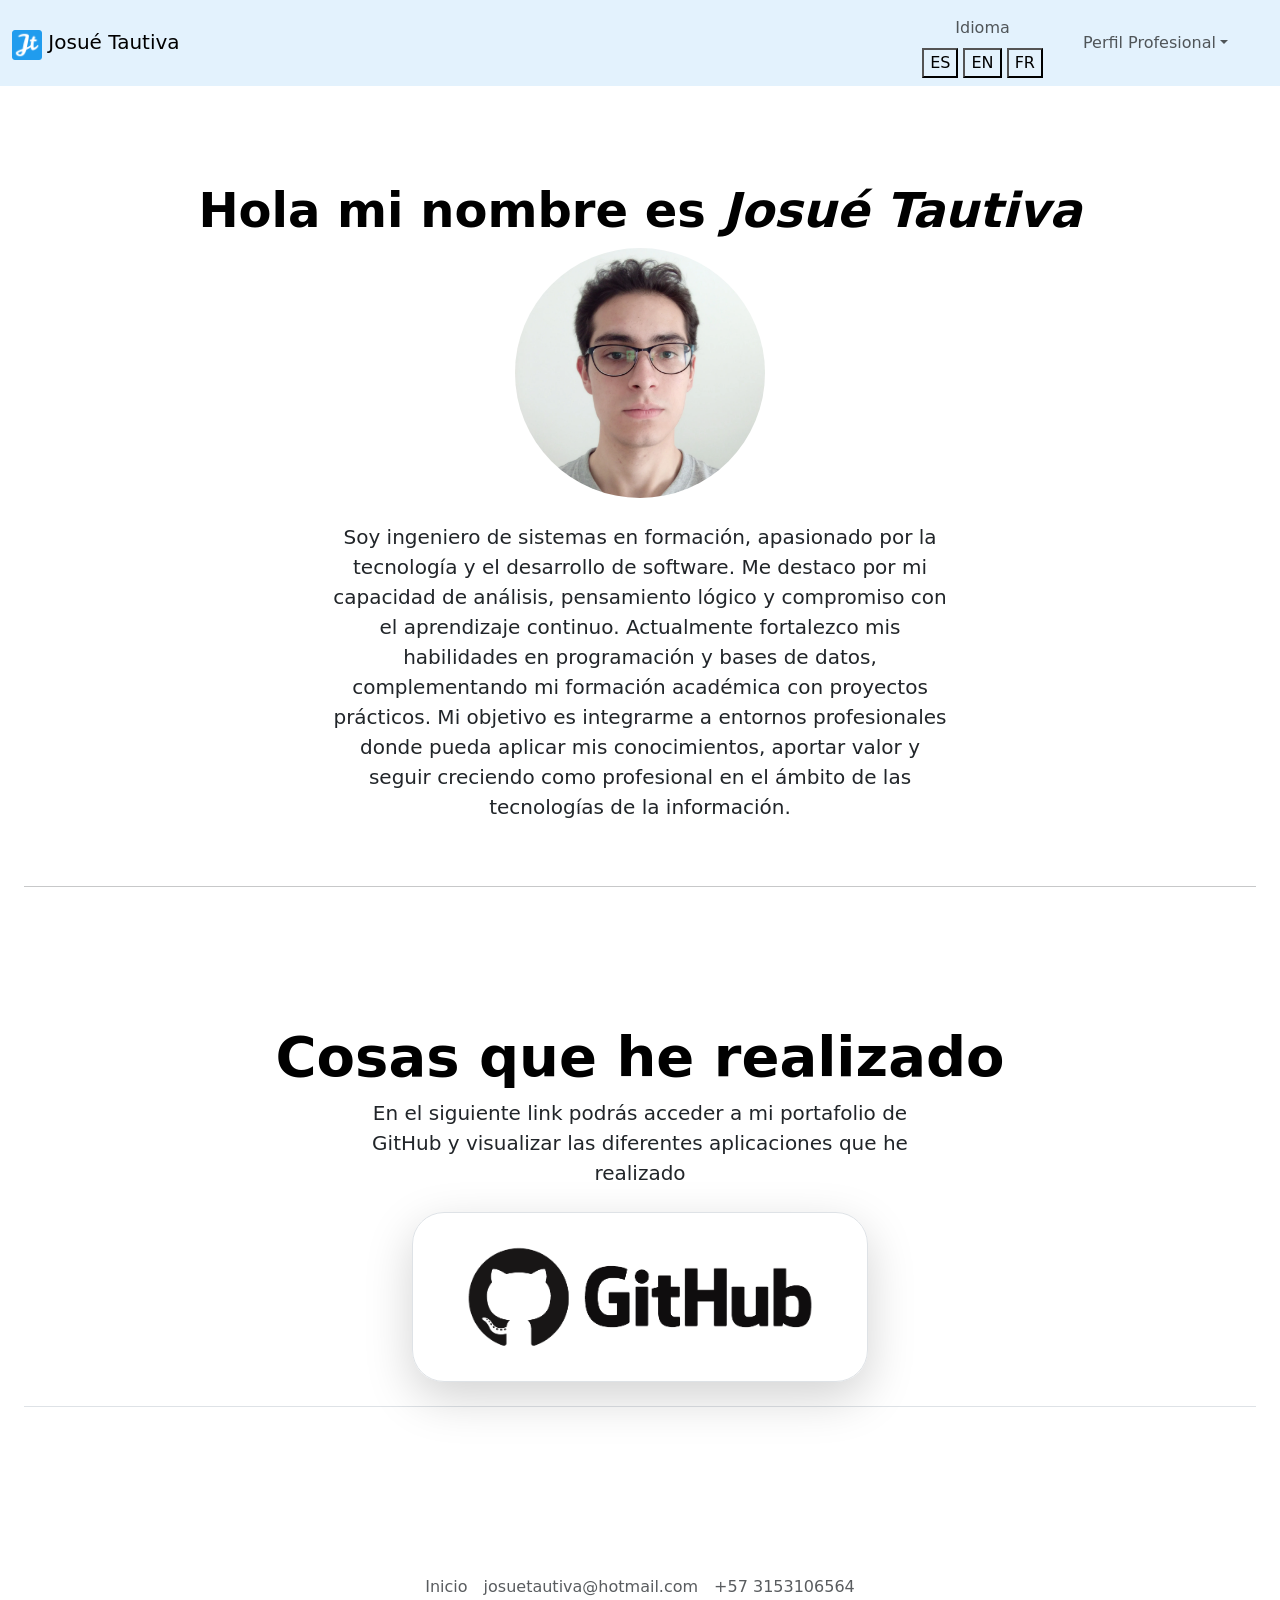
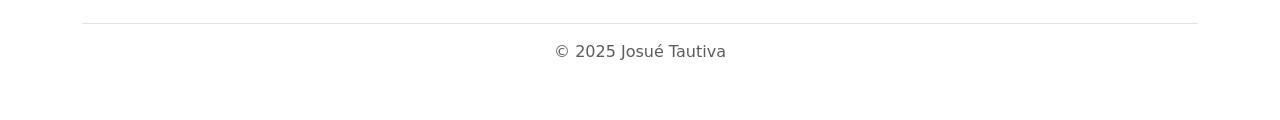
<file: index.html>
<!DOCTYPE html>
<html>

<head>
    <meta charset="UTF-8" />
    <link href="https://cdn.jsdelivr.net/npm/bootstrap@5.3.6/dist/css/bootstrap.min.css" rel="stylesheet"
        integrity="sha384-4Q6Gf2aSP4eDXB8Miphtr37CMZZQ5oXLH2yaXMJ2w8e2ZtHTl7GptT4jmndRuHDT" crossorigin="anonymous">
    <link rel="stylesheet" href="css/index.css">
    <link rel="apple-touch-icon" sizes="180x180" href="imgs/favicon/apple-touch-icon.png">
    <link rel="icon" type="image/png" sizes="32x32" href="imgs/favicon/favicon-32x32.png">
    <link rel="icon" type="image/png" sizes="16x16" href="imgs/favicon/favicon-16x16.png">
    <title>Perfil</title>
</head>

<body>


    <nav class="navbar navbar-expand-sm" style="background-color: #e3f2fd;" data-bs-theme="light">
        <div class="container-fluid">


            <a class="navbar-brand" href="index.html">
                <img src="imgs/favicon/favicon-32x32.png" alt="Logo" width="30" height="30"
                    class="d-inline-block align-text-top">
                Josué Tautiva
            </a>

            <div class="navbar-collapse collapse">
                <ul class="navbar-nav ms-auto mb-2 mb-sm-0">
                    <li class="nav-item languages">
                        <a class="nav-link" data-section="navbar" data-value="lang">Idioma</a>
                        <div>
                            <button class="lang-button" data-language="es">ES</button>
                            <button class="lang-button" data-language="en">EN</button>
                            <button class="lang-button" data-language="fr">FR</button>
                        </div>
                    </li>
                    <li class="nav-item dropdown" id="profile">
                        <a class="nav-link dropdown-toggle" href="#" data-bs-toggle="dropdown" aria-expanded="false"
                            data-section="navbar" data-value="profile">Perfil Profesional</a>
                        <ul class="dropdown-menu">
                            <li><a class="dropdown-item" href="hv.html">hoja de vida (es)</a></li>
                            <li><a class="dropdown-item" href="resume.html">resume (en)</a></li>
                            <li><a class="dropdown-item" href="cv.html">curiculum vitae (eu/fr)</a></li>
                        </ul>
                    </li>
                </ul>
            </div>
        </div>
    </nav>

    <div class="px-4 py-5 my-5 text-center">

        <div>
            <h2 class="display-5 fw-bold text-body-emphasis" data-section="opening" data-value="salutation">Hola mi
                nombre es <i>Josué Tautiva</i></h2>
            <div class="d-block mx-auto mb-4"><img class="rounded-circle" src="imgs/perfil_cara.png" alt="inicio"
                    width="250" height="250"></div>
        </div>


        <div class="col-lg-6 mx-auto">
            <p class="lead mb-4" data-section="opening" data-value="about-me">Soy ingeniero de sistemas en formación,
                apasionado por la tecnología y el desarrollo de
                software. Me destaco por mi capacidad de análisis, pensamiento lógico y compromiso con el aprendizaje
                continuo. Actualmente fortalezco mis habilidades en programación y bases de datos, complementando mi
                formación académica con proyectos prácticos. Mi objetivo es integrarme a entornos profesionales donde
                pueda aplicar mis conocimientos, aportar valor y seguir creciendo como profesional en el ámbito de las
                tecnologías de la información.</p>
        </div>

        <br>

        <hr class="hr">
        </hr>

        <br>

        <div class="px-4 pt-5 my-5 text-center border-bottom">
            <h2 class="display-4 fw-bold text-body-emphasis" data-section="experience" data-value="title">Cosas que he
                realizado</h2>
            <div class="col-lg-6 mx-auto">
                <p class="lead mb-4" data-section="experience" data-value="description">En el siguiente link podrás
                    acceder a mi portafolio de GitHub y visualizar las
                    diferentes aplicaciones que he realizado</p>
            </div>
            <a href=""> <img class="img-fluid border rounded-5 shadow-lg mb-4" id="githubImage" src="imgs/github.png"
                    alt="perfil"></a>
        </div>
    </div>
    <script src="https://cdn.jsdelivr.net/npm/bootstrap@5.3.6/dist/js/bootstrap.bundle.min.js"
        integrity="sha384-j1CDi7MgGQ12Z7Qab0qlWQ/Qqz24Gc6BM0thvEMVjHnfYGF0rmFCozFSxQBxwHKO"
        crossorigin="anonymous"></script>
    <script src="http://ajax.googleapis.com/ajax/libs/jquery/1.11.1/jquery.min.js"></script>
    <script src="js/main.js"></script>

</body>

<div class="container">
    <footer class="py-3 my-4">
        <ul class="nav justify-content-center border-bottom pb-3 mb-3">
            <li class="nav-item"><a href="index.html" class="nav-link px-2 text-body-secondary">Inicio</a></li>
            <li class="nav-item nav-link px-2 text-body-secondary">josuetautiva@hotmail.com</li>
            <li class="nav-item nav-link px-2 text-body-secondary">+57 3153106564</li>
        </ul>
        <p class="text-center text-body-secondary">© 2025 Josué Tautiva</p>
    </footer>
</div>

</html>
</file>
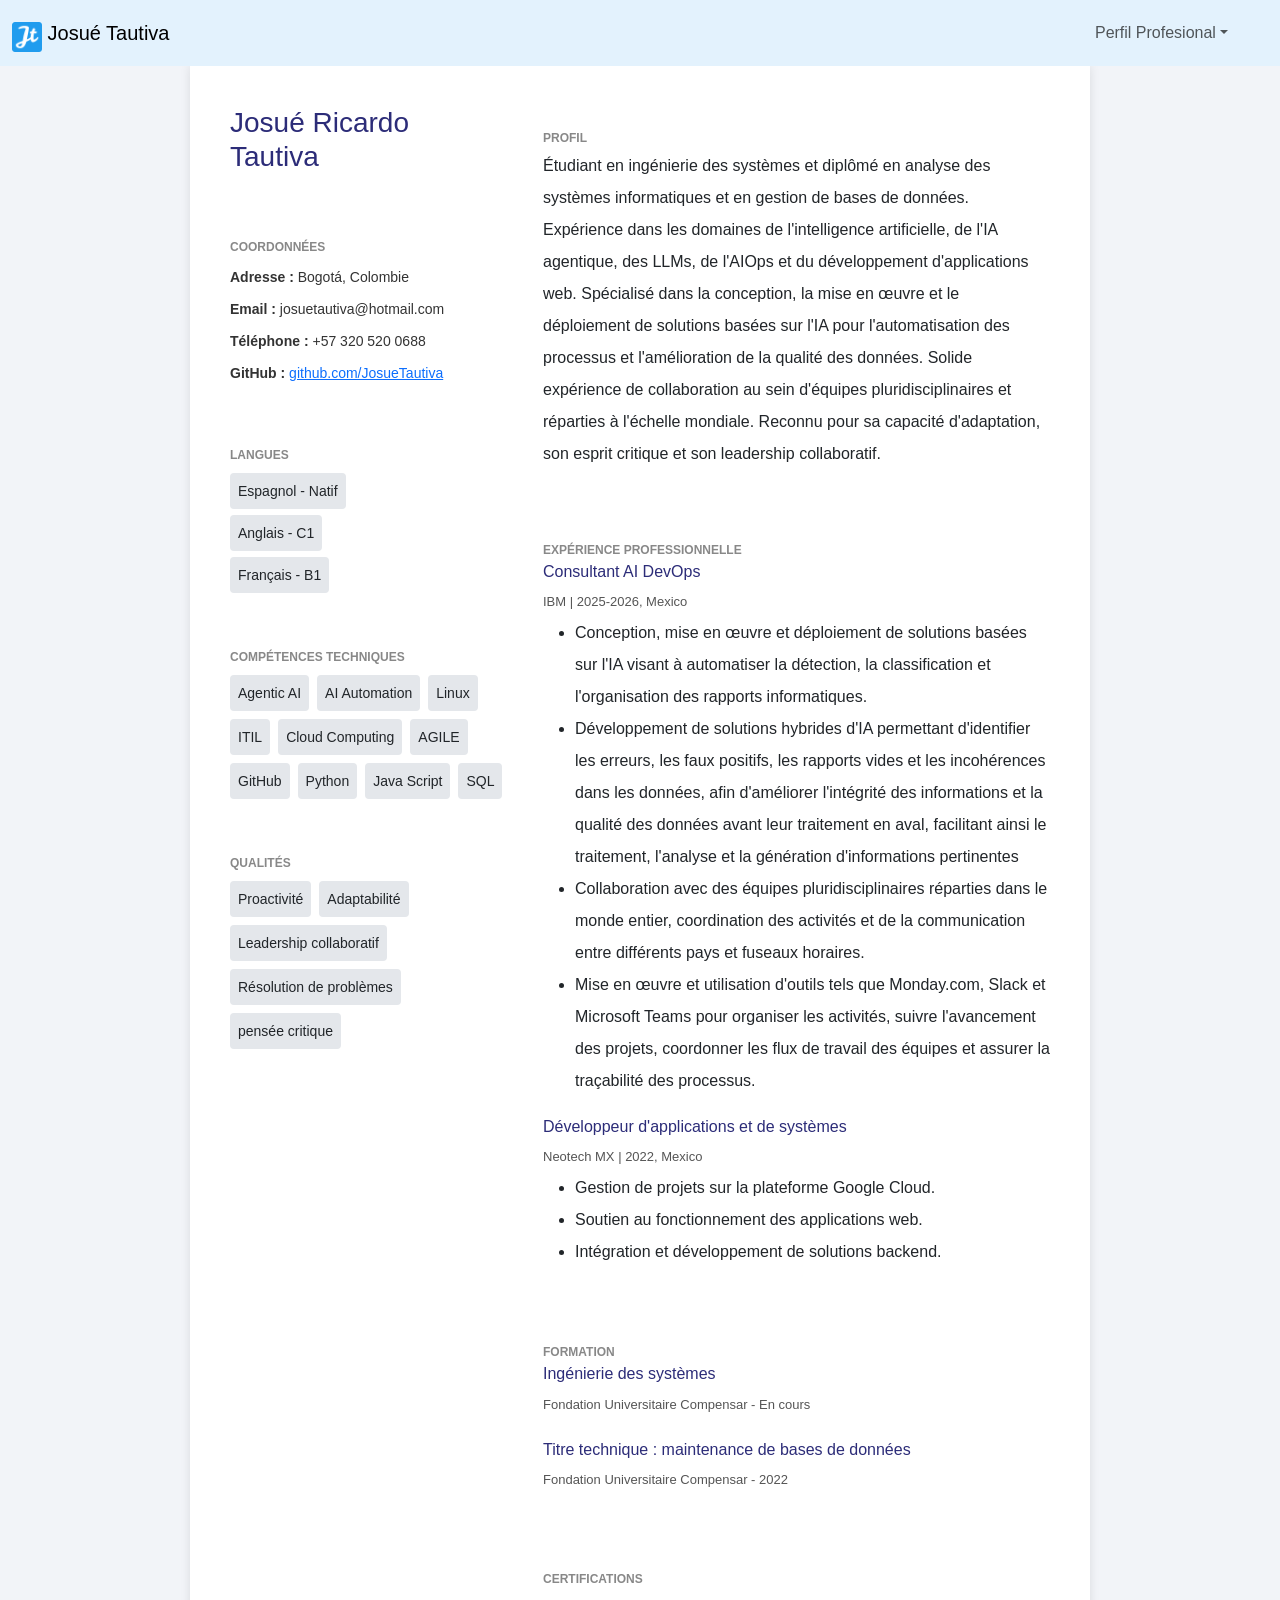
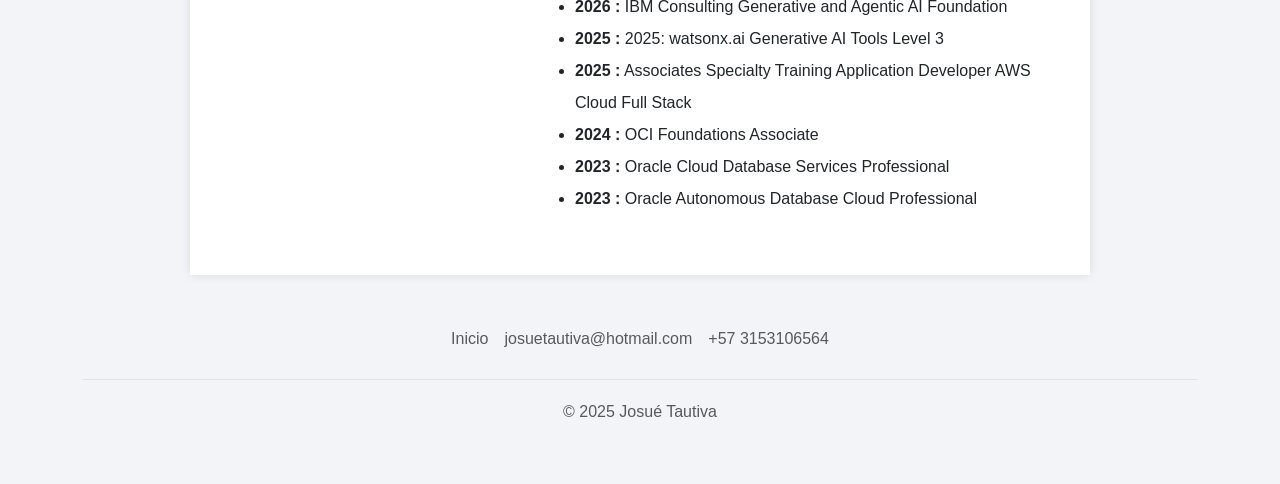
<file: cv.html>
<!DOCTYPE html>
<html>

<head>
    <meta charset="UTF-8" />
    <link href="https://cdn.jsdelivr.net/npm/bootstrap@5.3.6/dist/css/bootstrap.min.css" rel="stylesheet"
        integrity="sha384-4Q6Gf2aSP4eDXB8Miphtr37CMZZQ5oXLH2yaXMJ2w8e2ZtHTl7GptT4jmndRuHDT" crossorigin="anonymous">
    <link rel="stylesheet" href="css/index.css">
    <link rel="stylesheet" href="css/cv.css">
    <link rel="apple-touch-icon" sizes="180x180" href="imgs/favicon/apple-touch-icon.png">
    <link rel="icon" type="image/png" sizes="32x32" href="imgs/favicon/favicon-32x32.png">
    <link rel="icon" type="image/png" sizes="16x16" href="imgs/favicon/favicon-16x16.png">
    <title>Curriculum Vitae - Josué Ricardo Tautiva</title>

</head>

<body>


    <nav class="navbar navbar-expand-sm" style="background-color: #e3f2fd;" data-bs-theme="light">
        <div class="container-fluid">


            <a class="navbar-brand" href="index.html">
                <img src="imgs/favicon/favicon-32x32.png" alt="Logo" width="30" height="30"
                    class="d-inline-block align-text-top">
                Josué Tautiva
            </a>

            <div class="navbar-collapse collapse">
                <ul class="navbar-nav ms-auto mb-2 mb-sm-0">

                    <li class="nav-item dropdown" id="profile">
                        <a class="nav-link dropdown-toggle" href="#" data-bs-toggle="dropdown" aria-expanded="false"
                            data-section="navbar" data-value="profile">Perfil Profesional</a>
                        <ul class="dropdown-menu">
                            <li><a class="dropdown-item" href="hv.html">hoja de vida (es)</a></li>
                            <li><a class="dropdown-item" href="resume.html">resume (en)</a></li>
                            <li><a class="dropdown-item" href="cv.html">curiculum vitae (eu/fr)</a></li>
                        </ul>
                </ul>
            </div>
        </div>
    </nav>



    <div class="cv-container">
        <!-- Colonne gauche -->
        <div class="left">
            <h1>Josué Ricardo Tautiva</h1>
            
            <br>

            <div class="label">Coordonnées</div>
            <div class="info">
                <p><strong>Adresse :</strong> Bogotá, Colombie</p>
                <p><strong>Email :</strong> josuetautiva@hotmail.com</p>
                <p><strong>Téléphone :</strong> +57 320 520 0688</p>
                <p><strong>GitHub :</strong> <a href="https://github.com/JosueTautiva">github.com/JosueTautiva</a></p>
                <br>
            </div>

            <div class="label">Langues</div>
            <div class="langs">
                <span>Espagnol - Natif</span>
            </div>
            <div class="langs"> 
                <span>Anglais - C1</span>
            </div>
            <div class="langs"> 
                <span>Français - B1</span>
            </div>

            <br>

            <div class="label">Compétences techniques</div>
            <div class="competences">
                <span>Agentic AI</span><span>AI Automation</span><span>Linux</span><span>ITIL</span>
                <span>Cloud Computing</span><span>AGILE</span><span>GitHub</span><span>Python</span><span>Java Script</span><span>SQL</span>
            </div>

            <br>

            <div class="label">Qualités</div>
            <div class="skills">
                <span>Proactivité</span><span>Adaptabilité</span><span>Leadership
                    collaboratif</span><span>Résolution de problèmes</span><span>pensée critique</span>
            </div>
        </div>

        <!-- Colonne droite -->
        <div class="right">
            <div class="label">Profil</div>
            <p>Étudiant en ingénierie des systèmes et diplômé en analyse des systèmes informatiques et en gestion de bases de données. Expérience dans les domaines de l'intelligence artificielle, de l'IA agentique, des LLMs, de l'AIOps et du développement d'applications web. Spécialisé dans la conception, la mise en œuvre et le déploiement de solutions basées sur l'IA pour l'automatisation des processus et l'amélioration de la qualité des données. Solide expérience de collaboration au sein d'équipes pluridisciplinaires et réparties à l'échelle mondiale. Reconnu pour sa capacité d'adaptation, son esprit critique et son leadership collaboratif.</p>
                <br>

            <div class="label">Expérience professionnelle</div>
             <div class="section">
                <h3>Consultant AI DevOps</h3>
                <small>IBM | 2025-2026, Mexico</small>
                <ul>
                    <li>Conception, mise en œuvre et déploiement de solutions basées sur l'IA visant à automatiser la détection, la classification et l'organisation des rapports informatiques.</li>
                    <li>Développement de solutions hybrides d'IA permettant d'identifier les erreurs, les faux positifs, les rapports vides et les incohérences dans les données, afin d'améliorer l'intégrité des informations et la qualité des données avant leur traitement en aval, facilitant ainsi le traitement, l'analyse et la génération d'informations pertinentes</li>
                    <li>Collaboration avec des équipes pluridisciplinaires réparties dans le monde entier, coordination des activités et de la communication entre différents pays et fuseaux horaires.</li>
                    <li>Mise en œuvre et utilisation d'outils tels que Monday.com, Slack et Microsoft Teams pour organiser les activités, suivre l'avancement des projets, coordonner les flux de travail des équipes et assurer la traçabilité des processus.</li>
                </ul>
            </div>
            <div class="section">
                <h3>Développeur d'applications et de systèmes</h3>
                <small>Neotech MX | 2022, Mexico</small>
                <ul>
                    <li>Gestion de projets sur la plateforme Google Cloud.</li>
                    <li>Soutien au fonctionnement des applications web.</li>
                    <li>Intégration et développement de solutions backend.</li>
                </ul>
            </div>
            <br>
            <div class="label">Formation</div>
            <div class="section">
                <h3>Ingénierie des systèmes</h3>
                <small>Fondation Universitaire Compensar - En cours</small>
            </div>
            <div class="section">
                <h3>Titre technique : maintenance de bases de données</h3>
                <small>Fondation Universitaire Compensar - 2022</small>
            </div>
            <br>
            <div class="label">Certifications</div>
            <div class="section">
                <ul>
                    <li><strong>2026 :</strong> IBM Consulting Generative and Agentic AI Foundation</li>
                    <li><strong>2025 :</strong> 2025: watsonx.ai Generative AI Tools Level 3</li>
                    <li><strong>2025 :</strong> Associates Specialty Training Application Developer AWS Cloud Full Stack</li>
                    <li><strong>2024 :</strong> OCI Foundations Associate</li>
                    <li><strong>2023 :</strong> Oracle Cloud Database Services Professional</li>
                    <li><strong>2023 :</strong> Oracle Autonomous Database Cloud Professional</li>
                </ul>
            </div>
        </div>
    </div>

</body>

</html>



<script src="https://cdn.jsdelivr.net/npm/bootstrap@5.3.6/dist/js/bootstrap.bundle.min.js"
    integrity="sha384-j1CDi7MgGQ12Z7Qab0qlWQ/Qqz24Gc6BM0thvEMVjHnfYGF0rmFCozFSxQBxwHKO"
    crossorigin="anonymous"></script>
</body>

<div class="container">
    <footer class="py-3 my-4">
        <ul class="nav justify-content-center border-bottom pb-3 mb-3">
            <li class="nav-item"><a href="index.html" class="nav-link px-2 text-body-secondary">Inicio</a></li>
            <li class="nav-item nav-link px-2 text-body-secondary">josuetautiva@hotmail.com</li>
            <li class="nav-item nav-link px-2 text-body-secondary">+57 3153106564</li>
        </ul>
        <p class="text-center text-body-secondary">© 2025 Josué Tautiva</p>
    </footer>
</div>

</html>
</file>
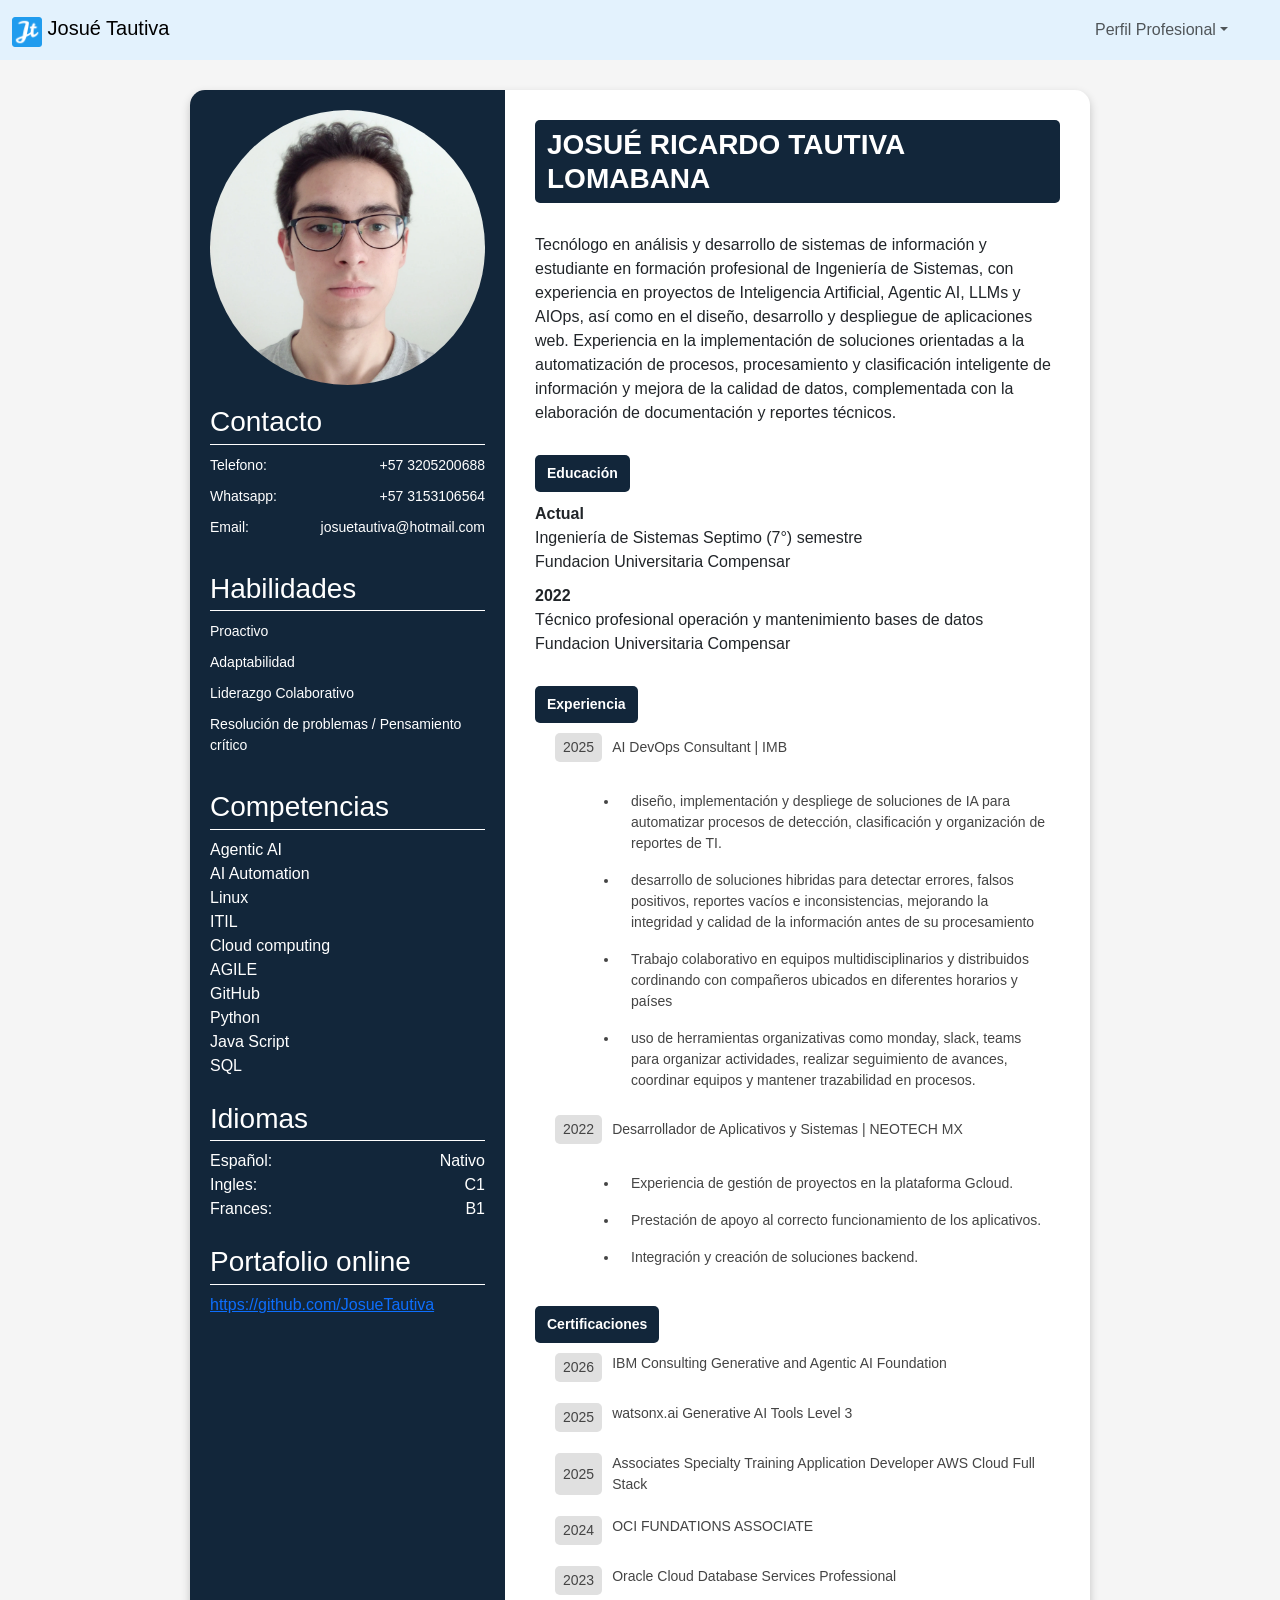
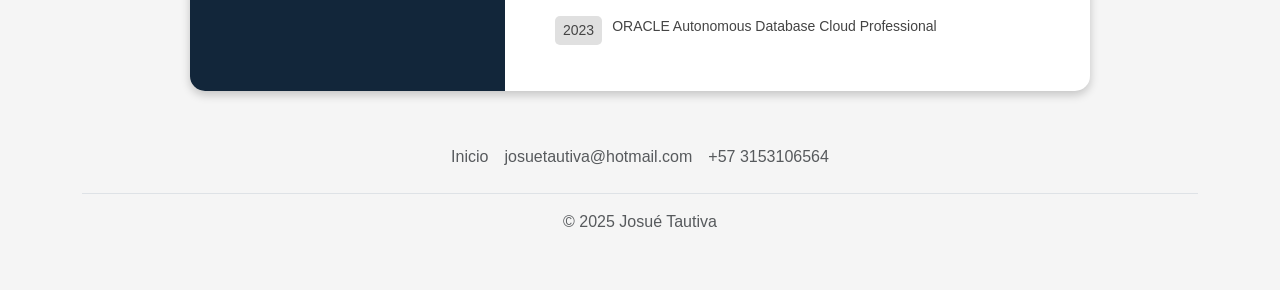
<file: hv.html>
<!DOCTYPE html>
<html>

<head>
    <meta charset="UTF-8" />
    <link href="https://cdn.jsdelivr.net/npm/bootstrap@5.3.6/dist/css/bootstrap.min.css" rel="stylesheet"
        integrity="sha384-4Q6Gf2aSP4eDXB8Miphtr37CMZZQ5oXLH2yaXMJ2w8e2ZtHTl7GptT4jmndRuHDT" crossorigin="anonymous">
    <link rel="stylesheet" href="css/index.css">
    <link rel="apple-touch-icon" sizes="180x180" href="imgs/favicon/apple-touch-icon.png">
    <link rel="icon" type="image/png" sizes="32x32" href="imgs/favicon/favicon-32x32.png">
    <link rel="icon" type="image/png" sizes="16x16" href="imgs/favicon/favicon-16x16.png">
    <title>Hoja de Vida - Josué Ricardo Tautiva</title>

</head>

<body>


    <nav class="navbar navbar-expand-sm" style="background-color: #e3f2fd;" data-bs-theme="light">
        <div class="container-fluid">


            <a class="navbar-brand" href="index.html">
                <img src="imgs/favicon/favicon-32x32.png" alt="Logo" width="30" height="30"
                    class="d-inline-block align-text-top">
                Josué Tautiva
            </a>

            <div class="navbar-collapse collapse">
                <ul class="navbar-nav ms-auto mb-2 mb-sm-0">

                    <li class="nav-item dropdown" id="profile">
                        <a class="nav-link dropdown-toggle" href="#" data-bs-toggle="dropdown" aria-expanded="false"
                            data-section="navbar" data-value="profile">Perfil Profesional</a>
                        <ul class="dropdown-menu">
                            <li><a class="dropdown-item" href="hv.html">hoja de vida (es)</a></li>
                            <li><a class="dropdown-item" href="resume.html">resume (en)</a></li>
                            <li><a class="dropdown-item" href="cv.html">curiculum vitae (eu/fr)</a></li>
                        </ul>
                </ul>
            </div>
        </div>
    </nav>

    <link rel="stylesheet" href="css/hv.css">



    <div class="cv-container">
        <!-- LADO IZQUIERDO -->
        <div class="left-panel">
            <img class="rounded-circle" src="imgs/perfil_cara.png" alt="foto">

            <div class="contact-section">
                <h3>Contacto</h3>

                <div class="contact-item">
                    <div>Telefono:</div>
                    <div>+57 3205200688</div>
                </div>

                <div class="contact-item">
                    <div>Whatsapp:</div>
                    <div>+57 3153106564</div>

                </div>
                <div class="contact-item">
                    <div>Email:</div>
                    <div>josuetautiva@hotmail.com</div>
                </div>
            </div>
            <br>

            <div class="skills-section">
                <h3>Habilidades</h3>
                <div class="skill-item">Proactivo </div>
                <div class="skill-item">Adaptabilidad</div>
                <div class="skill-item">Liderazgo Colaborativo</div>
                <div class="skill-item">Resolución de problemas / Pensamiento crítico</div>
            </div>
            <br>

            <div id="competence-section">
                <h3>Competencias</h3>
                <div>Agentic AI</div>
                <div>AI Automation</div>
                <div>Linux</div>
                <div>ITIL</div>
                <div>Cloud computing</div>
                <div>AGILE</div>
                <div>GitHub</div>
                <div>Python</div>
                <div>Java Script</div>
                <div>SQL</div>
            </div>
            <br>



            <div class="langs-section">
                <h3>Idiomas</h3>
                <div class="lang-item">
                    <div>Español:</div>
                    <div>Nativo</div>
                </div>

                <div class="lang-item">
                    <div>Ingles:</div>
                    <div>C1</div>

                </div>
                <div class="lang-item">
                    <div>Frances:</div>
                    <div>B1</div>

                </div>
            </div>
            <br>

            <div class="portfolio">
                <h3>Portafolio online</h3>
            </div>
            <a href="https://github.com/JosueTautiva">https://github.com/JosueTautiva</a>
        </div>

        <!-- LADO DERECHO -->
        <div class="right-panel">
            <h1 class="section-title">JOSUÉ RICARDO TAUTIVA LOMABANA</h1>

            <div class="section">
                <div class="description-item">Tecnólogo en análisis y desarrollo de sistemas de información y estudiante
                    en formación profesional de Ingeniería de Sistemas, con experiencia en proyectos de Inteligencia
                    Artificial, Agentic AI, LLMs y AIOps, así como en el diseño, desarrollo y despliegue de aplicaciones
                    web. Experiencia en la implementación de soluciones orientadas a la automatización de procesos,
                    procesamiento y clasificación inteligente de información y mejora de la calidad de datos,
                    complementada con la elaboración de documentación y reportes técnicos.</p>
                </div>
            </div>

            <div class="section">
                <div class="section-title">Educación</div>
                <div class="education-item">
                    <strong>Actual</strong><br>
                    Ingeniería de Sistemas Septimo (7°) semestre<br>
                    Fundacion Universitaria Compensar
                </div>
                <div class="education-item">
                    <strong>2022</strong><br>
                    Técnico profesional operación y mantenimiento bases de datos<br>
                    Fundacion Universitaria Compensar
                </div>
            </div>


            <div class="section">
                <div class="section-title">Experiencia</div>
                <ul>
                    <div class="language-box">
                        <span>2025</span>
                        <div style="display: flex; align-items: center; text-align: center; align-content: center;">
                            AI DevOps Consultant | IMB
                        </div>

                    </div>
                    <br>
                    <li class="exp-item">diseño, implementación y despliege de soluciones de IA para automatizar
                        procesos de detección, clasificación y organización de reportes de TI.</li>
                    <li class="exp-item">desarrollo de soluciones hibridas para detectar errores, falsos positivos,
                        reportes vacíos e inconsistencias, mejorando la integridad y calidad de la información antes de
                        su procesamiento</li>
                    <li class="exp-item">Trabajo colaborativo en equipos multidisciplinarios y distribuidos cordinando
                        con compañeros ubicados en diferentes horarios y países</li>
                    <li class="exp-item">uso de herramientas organizativas como monday, slack, teams para organizar
                        actividades, realizar seguimiento de avances, coordinar equipos y mantener trazabilidad en
                        procesos.</li>

                </ul>
                <ul>
                    <div class="language-box">
                        <span>2022</span>
                        <div style="display: flex; align-items: center; text-align: center; align-content: center;">
                            Desarrollador de Aplicativos y Sistemas | NEOTECH MX
                        </div>
                    </div>
                    <br>
                    <li class="exp-item">Experiencia de gestión de proyectos en la plataforma Gcloud.</li>
                    <li class="exp-item">Prestación de apoyo al correcto funcionamiento de los aplicativos.</li>
                    <li class="exp-item">Integración y creación de soluciones backend.</li>
                </ul>
            </div>

            <div class="section">
                <div class="section-title">Certificaciones</div>
                <ul>
                    <div class="language-box">
                        <span>2026</span>
                        IBM Consulting Generative and Agentic AI Foundation
                    </div>
                    <br>
                    <div class="language-box">
                        <span>2025</span>
                        watsonx.ai Generative AI Tools Level 3
                    </div>
                    <br>
                    <div class="language-box">
                        <span style="display: flex; align-items: center; text-align: center;">2025</span>
                        Associates Specialty Training Application Developer AWS Cloud Full Stack
                    </div>
                    <br>
                    <div class="language-box">
                        <span>2024</span>
                        OCI FUNDATIONS ASSOCIATE
                    </div>
                    <br>
                    <div class="language-box">
                        <span>2023</span>
                        Oracle Cloud Database Services Professional
                    </div>
                    <br>
                    <div class="language-box">
                        <span>2023</span>
                        ORACLE Autonomous Database Cloud Professional
                    </div>

                </ul>
            </div>
        </div>
    </div>







    <script src="https://cdn.jsdelivr.net/npm/bootstrap@5.3.6/dist/js/bootstrap.bundle.min.js"
        integrity="sha384-j1CDi7MgGQ12Z7Qab0qlWQ/Qqz24Gc6BM0thvEMVjHnfYGF0rmFCozFSxQBxwHKO"
        crossorigin="anonymous"></script>
</body>

<div class="container">
    <footer class="py-3 my-4">
        <ul class="nav justify-content-center border-bottom pb-3 mb-3">
            <li class="nav-item"><a href="index.html" class="nav-link px-2 text-body-secondary">Inicio</a></li>
            <li class="nav-item nav-link px-2 text-body-secondary">josuetautiva@hotmail.com</li>
            <li class="nav-item nav-link px-2 text-body-secondary">+57 3153106564</li>
        </ul>
        <p class="text-center text-body-secondary">© 2025 Josué Tautiva</p>
    </footer>
</div>

</html>
</file>
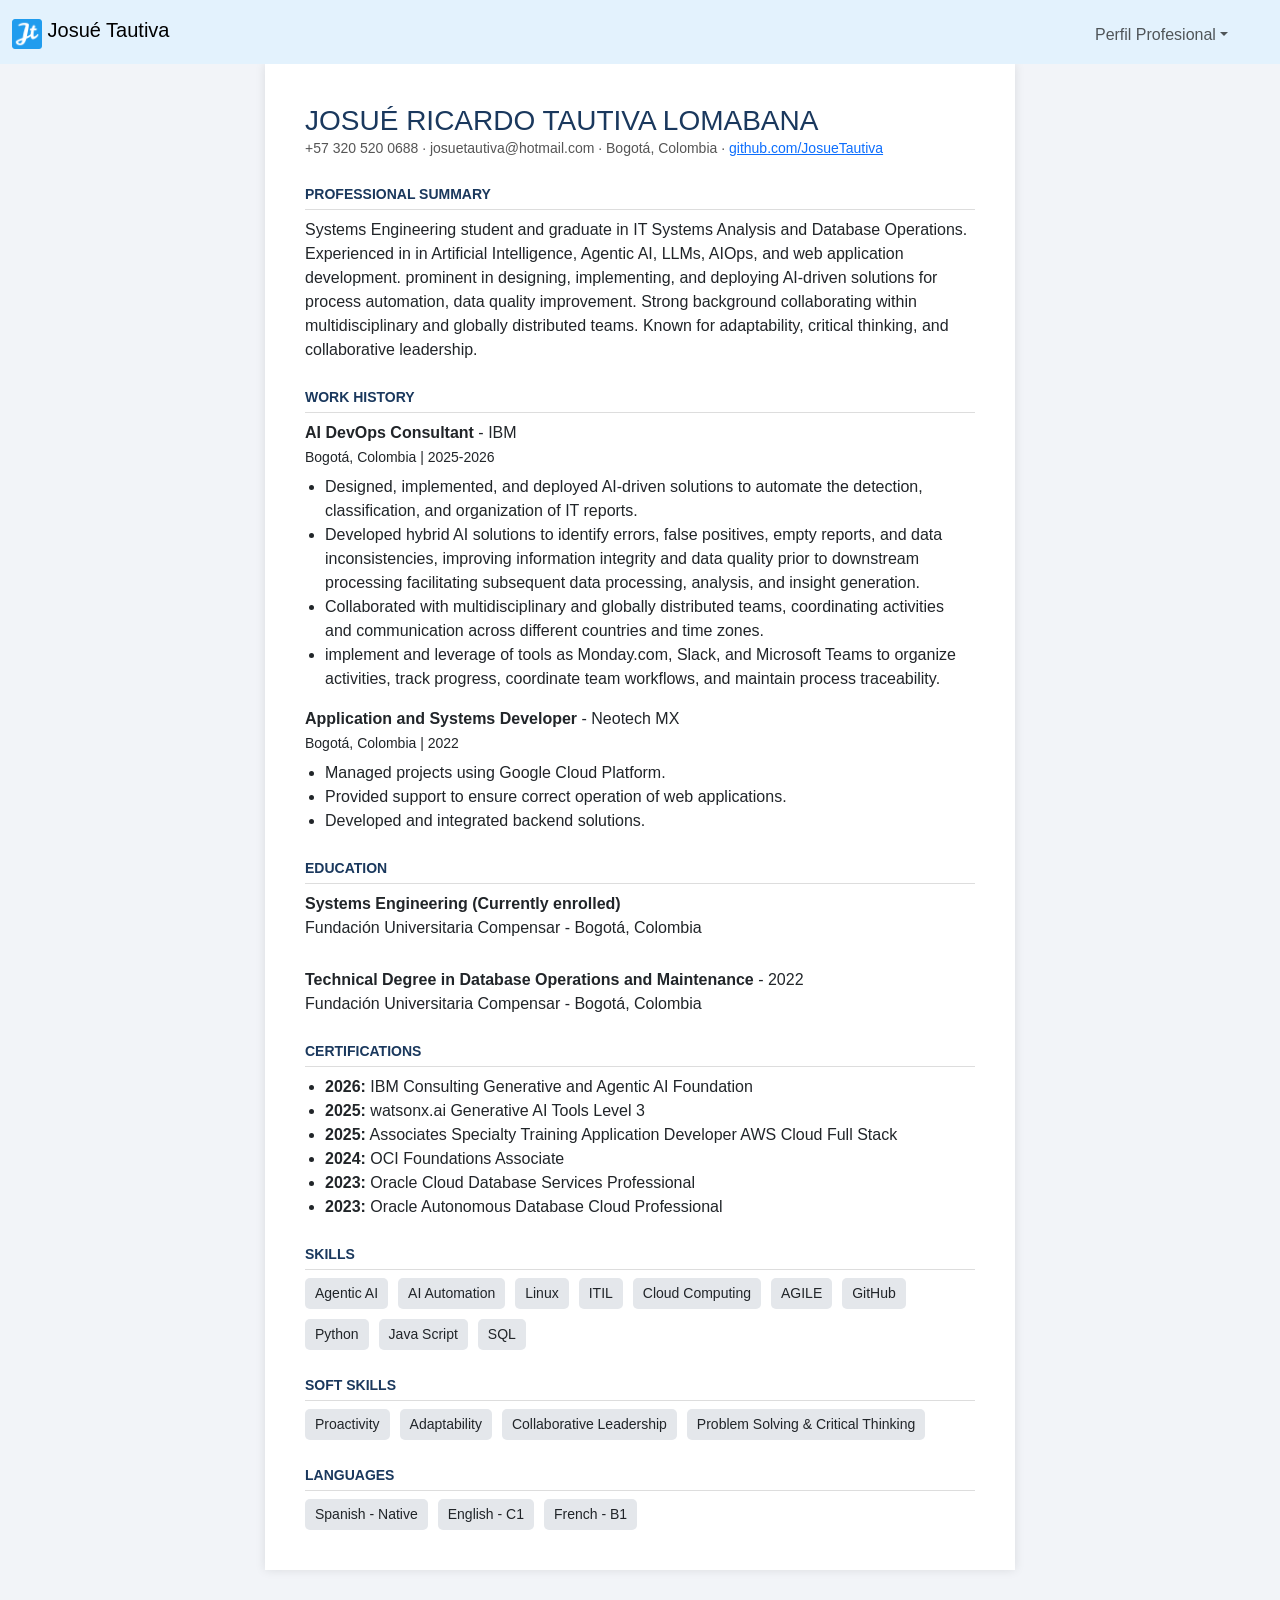
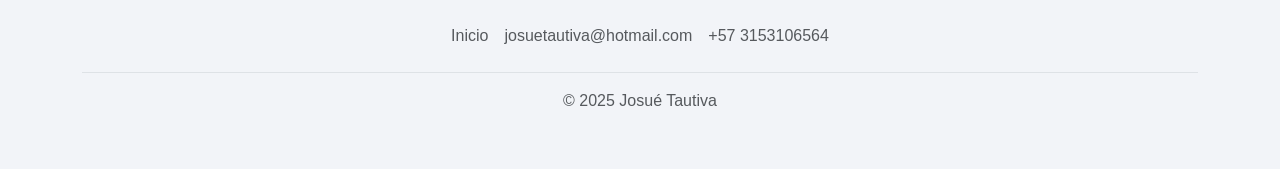
<file: resume.html>
<!DOCTYPE html>
<html>

<head>
  <meta charset="UTF-8" />
  <link href="https://cdn.jsdelivr.net/npm/bootstrap@5.3.6/dist/css/bootstrap.min.css" rel="stylesheet"
    integrity="sha384-4Q6Gf2aSP4eDXB8Miphtr37CMZZQ5oXLH2yaXMJ2w8e2ZtHTl7GptT4jmndRuHDT" crossorigin="anonymous">
  <link rel="stylesheet" href="css/index.css">
  <link rel="stylesheet" href="css/resume.css">
  <link rel="apple-touch-icon" sizes="180x180" href="imgs/favicon/apple-touch-icon.png">
  <link rel="icon" type="image/png" sizes="32x32" href="imgs/favicon/favicon-32x32.png">
  <link rel="icon" type="image/png" sizes="16x16" href="imgs/favicon/favicon-16x16.png">
  <title>Resume - Josué Ricardo Tautiva</title>

</head>

<body>


  <nav class="navbar navbar-expand-sm" style="background-color: #e3f2fd;" data-bs-theme="light">
    <div class="container-fluid">


      <a class="navbar-brand" href="index.html">
        <img src="imgs/favicon/favicon-32x32.png" alt="Logo" width="30" height="30"
          class="d-inline-block align-text-top">
        Josué Tautiva
      </a>

      <div class="navbar-collapse collapse">
        <ul class="navbar-nav ms-auto mb-2 mb-sm-0">

          <li class="nav-item dropdown" id="profile">
            <a class="nav-link dropdown-toggle" href="#" data-bs-toggle="dropdown" aria-expanded="false"
              data-section="navbar" data-value="profile">Perfil Profesional</a>
            <ul class="dropdown-menu">
              <li><a class="dropdown-item" href="hv.html">hoja de vida (es)</a></li>
              <li><a class="dropdown-item" href="resume.html">resume (en)</a></li>
              <li><a class="dropdown-item" href="cv.html">curiculum vitae (eu/fr)</a></li>
            </ul>
        </ul>
      </div>
    </div>
  </nav>




  <div class="resume-container">
    <h1>JOSUÉ RICARDO TAUTIVA LOMABANA</h1>
    <div class="contact-info">
      +57 320 520 0688 · josuetautiva@hotmail.com · Bogotá, Colombia · <a
        href="https://github.com/JosueTautiva">github.com/JosueTautiva</a>
    </div>

    <div class="section-title">Professional Summary</div>
    <p>
      Systems Engineering student and graduate in IT Systems Analysis and Database Operations. Experienced in in
      Artificial Intelligence, Agentic AI, LLMs, AIOps, and web application development. prominent in designing,
      implementing, and deploying AI-driven solutions for process automation, data quality improvement. Strong
      background collaborating within multidisciplinary and globally distributed teams. Known for adaptability,
      critical thinking, and collaborative leadership.
    </p>

    <div class="section-title">Work History</div>
    <div class="item-header">
      <span class="job-title">AI DevOps Consultant </span> - IBM <br>
      <small>Bogotá, Colombia | 2025-2026</small>
    </div>
    <ul>
      <li>Designed, implemented, and deployed AI-driven solutions to automate the detection, classification, and
        organization of IT reports.</li>
      <li>Developed hybrid AI solutions to identify errors, false positives, empty reports, and data inconsistencies,
        improving information integrity and data quality prior to downstream processing facilitating subsequent data
        processing, analysis, and insight generation.</li>
      <li>Collaborated with multidisciplinary and globally distributed teams, coordinating activities and communication
        across different countries and time zones.</li>
      <li>implement and leverage of tools as Monday.com, Slack, and Microsoft Teams to organize activities, track
        progress, coordinate team workflows, and maintain process traceability.</li>
    </ul>
  

  <div class="item-header">
    <span class="job-title">Application and Systems Developer</span> - Neotech MX<br>
    <small>Bogotá, Colombia | 2022</small>
  </div>
  <ul>
    <li>Managed projects using Google Cloud Platform.</li>
    <li>Provided support to ensure correct operation of web applications.</li>
    <li>Developed and integrated backend solutions.</li>
  </ul>

  <div class="section-title">Education</div>
  <div class="item-header">
    <span class="degree">Systems Engineering (Currently enrolled)</span><br>
    Fundación Universitaria Compensar - Bogotá, Colombia
  </div>
  <br>
  <div class="item-header">
    <span class="degree">Technical Degree in Database Operations and Maintenance</span> - 2022<br>
    Fundación Universitaria Compensar - Bogotá, Colombia
  </div>

  <div class="section-title">Certifications</div>
  <ul>
    <li><strong>2026:</strong> IBM Consulting Generative and Agentic AI Foundation</li>
    <li><strong>2025:</strong> watsonx.ai Generative AI Tools Level 3</li>
    <li><strong>2025:</strong> Associates Specialty Training Application Developer AWS Cloud Full Stack</li>
    <li><strong>2024:</strong> OCI Foundations Associate</li>
    <li><strong>2023:</strong> Oracle Cloud Database Services Professional</li>
    <li><strong>2023:</strong> Oracle Autonomous Database Cloud Professional</li>
  </ul>

  <div class="section-title">Skills</div>
  <div class="skills-list">
    <span>Agentic AI</span><span>AI Automation</span><span>Linux</span><span>ITIL</span><span>Cloud
      Computing</span><span>AGILE</span><span>GitHub</span><span>Python</span><span>Java Script</span><span>SQL</span>
  </div>

  <div class="section-title">Soft Skills</div>
  <div class="skills-list">
    <span>Proactivity</span><span>Adaptability</span><span>Collaborative Leadership</span><span>Problem Solving & Critical Thinking</span>
  </div>

  <div class="section-title">Languages</div>
  <div class="langs-list">
    <span>Spanish - Native</span>
    <span>English - C1</span>
    <span>French - B1</span>
  </div>
  </div>

</body>

</html>



<script src="https://cdn.jsdelivr.net/npm/bootstrap@5.3.6/dist/js/bootstrap.bundle.min.js"
  integrity="sha384-j1CDi7MgGQ12Z7Qab0qlWQ/Qqz24Gc6BM0thvEMVjHnfYGF0rmFCozFSxQBxwHKO" crossorigin="anonymous"></script>
</body>

<div class="container">
  <footer class="py-3 my-4">
    <ul class="nav justify-content-center border-bottom pb-3 mb-3">
      <li class="nav-item"><a href="index.html" class="nav-link px-2 text-body-secondary">Inicio</a></li>
      <li class="nav-item nav-link px-2 text-body-secondary">josuetautiva@hotmail.com</li>
      <li class="nav-item nav-link px-2 text-body-secondary">+57 3153106564</li>
    </ul>
    <p class="text-center text-body-secondary">© 2025 Josué Tautiva</p>
  </footer>
</div>

</html>
</file>
<file: css/index.css>
#githubImage{
    height:170px;
    width:auto;/*maintain aspect ratio*/
    max-width:500px;
}
#navbar{
    display: flex;
    justify-content: space-between;
}
.languages{
    display: flex;
    align-items: center;
    align-content: center;
    flex-direction: column;

}
.lang-button{
    background-color: transparent;

}

#profile{
    align-self: center;
    padding: 1px 2rem;
}
</file>
<file: css/cv.css>
body {
      font-family: 'Segoe UI', sans-serif;
      background: #f2f4f8;
      margin: 0;
      line-height: 2;
    }

    .cv-container {
      background: white;
      max-width: 900px;
      margin: auto;
      padding: 40px;
      box-shadow: 0 0 10px rgba(0,0,0,0.1);
      display: flex;
      flex-direction: row;
      gap: 40px;
    }

    .left {
      width: 35%;
    }

    .right {
      width: 65%;
    }

    h1 {
      font-size: 28px;
      color: #2c2c78;
      margin: 0 0 10px;
    }

    .label {
      text-transform: uppercase;
      font-weight: bold;
      font-size: 12px;
      color: #888;
      margin-top: 20px;
    }

    .info p {
      margin: 4px 0;
      font-size: 14px;
      color: #333;
    }

    .section {
      margin-bottom: 20px;
    }

    .section h3 {
      color: #2c2c78;
      margin: 0 0 4px;
      font-size: 16px;
    }

    .section small {
      font-size: 13px;
      color: #555;
    }

    .skills, .langs, .competences {
      display: flex;
      flex-wrap: wrap;
      gap: 8px;
      font-size: 14px;
      margin-top: 6px;
    }

    .skills span, .langs span, .competences span {
      background: #e4e7eb;
      padding: 4px 8px;
      border-radius: 4px;
    }

    img.photo {
      width: 100%;
      max-width: 150px;
      border-radius: 6px;
    }
</file>
<file: css/hv.css>
body {
      font-family: Arial, sans-serif;
      margin: 0;
      background: #f5f5f5;
    }

    .cv-container {
      max-width: 900px;
      margin: 30px auto;
      display: flex;
      border-radius: 15px;
      overflow: hidden;
      box-shadow: 0 4px 10px rgba(0, 0, 0, 0.2);
      background: white;
    }

    .left-panel {
      width: 35%;
      background-color: #12263A;
      color: white;
      padding: 20px;
      box-sizing: border-box;
    }

    .left-panel img {
      width: 100%;
      border-radius: 10px;
      margin-bottom: 20px;
    }

    .left-panel h3 {
      border-bottom: 1px solid white;
      padding-bottom: 5px;
    }

    .contact-item, .skill-item, .portfolio .lang-item{
      margin: 10px 0;
      font-size: 14px;
      display: flex;
      align-items: center;
      gap: 10px;
    }
    .contact-item, .lang-item{
        display: flex;
        flex-direction: row;
        justify-content: space-between;
        
    }

    .right-panel {
      width: 65%;
      padding: 30px;
      box-sizing: border-box;
    }

    .right-panel h1 {
      margin: 0;
      font-size: 28px;
    }

    .right-panel h2 {
      margin-top: 5px;
      font-size: 16px;
      color: #333;
    }

    .section {
      margin-top: 30px;
    }

    .section-title {
      background-color: #12263A;
      color: white;
      padding: 8px 12px;
      font-weight: bold;
      border-radius: 5px;
      font-size: 14px;
      margin-bottom: 10px;
      display: inline-block;
    }
    .exp-item{
        padding: 8px 12px;
        tab-size: 8;
        margin-left: 4rem;
        
    }

    .section p,
    .section ul {
      font-size: 14px;
      color: #444;
    }

    .section ul {
      padding-left: 20px;
    }

    .education-item {
      margin-bottom: 10px;
    }

    .language-box {
      display: flex;
      gap: 10px;
      font-size: 14px;
    }

    .language-box span {
      background-color: #e0e0e0;
      padding: 4px 8px;
      border-radius: 5px;
    }
</file>
<file: css/resume.css>
body {
      font-family: Arial, sans-serif;
      line-height: 1.5;
      background-color: #f2f4f8;
      margin: 0;
    }

    .resume-container {
      background-color: white;
      max-width: 750px;
      margin: auto;
      padding: 40px;
      box-shadow: 0 0 10px rgba(0,0,0,0.1);
    }

    h1 {
      font-size: 28px;
      color: #1a385d;
      margin-bottom: 0;
    }

    .contact-info {
      font-size: 14px;
      margin-bottom: 20px;
      color: #555;
    }

    .section-title {
      font-weight: bold;
      font-size: 14px;
      color: #1a385d;
      margin-top: 25px;
      margin-bottom: 8px;
      text-transform: uppercase;
      border-bottom: 1px solid #ddd;
      padding-bottom: 4px;
    }

    .job-title, .degree {
      font-weight: bold;
    }

    .item-header {
      margin-bottom: 4px;
    }

    ul {
      padding-left: 20px;
      margin-top: 6px;
    }

    .skills-list, .langs-list {
      display: flex;
      flex-wrap: wrap;
      gap: 10px;
      font-size: 14px;
    }

    .skills-list span, .langs-list span {
      background: #e4e7eb;
      padding: 5px 10px;
      border-radius: 5px;
    }
</file>
